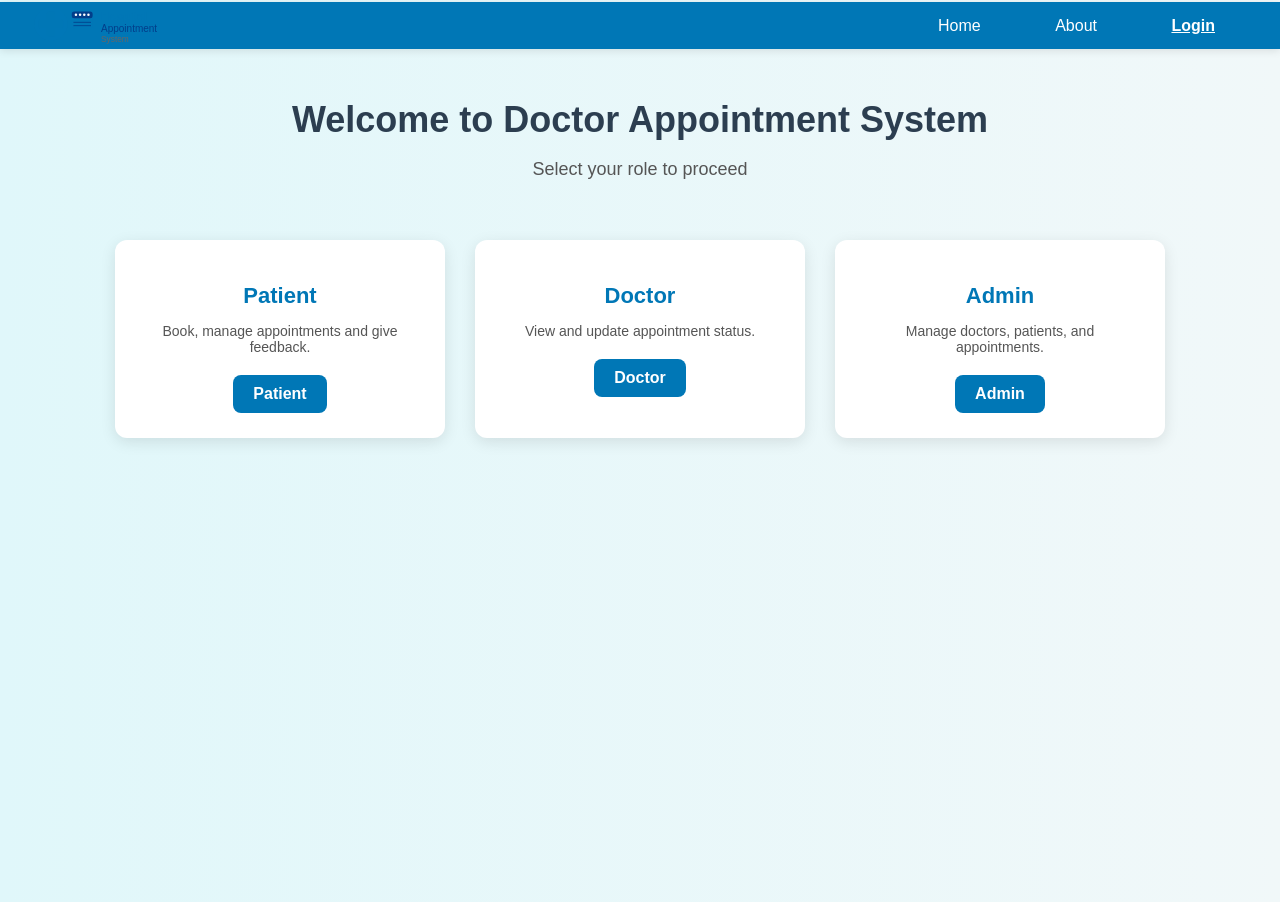
<file: index.html>
<!DOCTYPE html>
<html lang="en">
<head>
  <meta charset="UTF-8">
  <title>Doctor Appointment System</title>
  <link rel="stylesheet" href="css/style1.css">
  <style>
    body {
      margin: 0;
      font-family: 'Segoe UI', sans-serif;
      background: linear-gradient(to right, #e0f7fa, #f1f8f9);
      min-height: 100vh;
    }

    .navbar {
      display: flex;
      justify-content: space-between;
      align-items: center;
      background-color: #0077b6;
      padding: 10px 30px;
      box-shadow: 0 2px 8px rgba(0,0,0,0.1);
    }

    .logo img {
      height: 50px;
    }

    .menu a {
      color: white;
      text-decoration: none;
      margin: 0 15px;
      font-size: 16px;
      transition: 0.3s;
    }

    .menu a:hover,
    .menu a.active {
      text-decoration: underline;
      font-weight: bold;
    }

    .header {
      text-align: center;
      margin: 50px 20px 30px;
    }

    .header h1 {
      color: #2c3e50;
      font-size: 36px;
      margin-bottom: 10px;
    }

    .header p {
      font-size: 18px;
      color: #555;
    }

    .role-cards {
      display: flex;
      justify-content: center;
      flex-wrap: wrap;
      gap: 30px;
      padding: 30px 20px 60px;
    }

    .card {
      background: #ffffff;
      border-radius: 12px;
      box-shadow: 0 4px 15px rgba(0, 0, 0, 0.1);
      width: 280px;
      padding: 25px;
      text-align: center;
      transition: transform 0.3s ease;
    }

    .card:hover {
      transform: translateY(-5px);
    }

    .card h2 {
      color: #0077b6;
      font-size: 22px;
      margin-bottom: 10px;
    }

    .card p {
      font-size: 14px;
      color: #555;
      margin-bottom: 20px;
    }

    .card a {
      display: inline-block;
      padding: 10px 20px;
      background: #0077b6;
      color: white;
      border-radius: 8px;
      text-decoration: none;
      font-weight: bold;
      transition: 0.3s;
    }

    .card a:hover {
      background: #023e8a;
    }

    @media screen and (max-width: 768px) {
      .role-cards {
        flex-direction: column;
        align-items: center;
      }

      .navbar {
        flex-direction: column;
        text-align: flex-start;
        gap:10px
      }

      .menu {
        display: flex;
        flex-direction: column;
      }

      .menu a {
        margin: 5px 0;
      }



      .card {
        width: 90%;
      }
    }
  </style>
</head>
<body>

  <!-- Navigation Bar -->
  <nav class="navbar">
    <div class="logo">
      <img src="images/hospital_logo.svg" alt="Hospital Appointment System Logo">
    </div>
    <div class="menu">
      <a href="index.php" >Home</a>
      <a href="about.html">About</a>
      <a href="index.html"class="active" >Login</a>
    </div>
  </nav>

  <!-- Header -->
  <div class="header">
    <h1>Welcome to Doctor Appointment System</h1>
    <p>Select your role to proceed</p>
  </div>

  <!-- Role Cards -->
  <div class="role-cards">
    <!-- Patient Card -->
    <div class="card">
      <h2>Patient</h2>
      <p>Book, manage appointments and give feedback.</p>
      <a href="patient_login.php">Patient</a>
    </div>

    <!-- Doctor Card -->
    <div class="card">
      <h2>Doctor</h2>
      <p>View and update appointment status.</p>
      <a href="doctor/doctor_login.php">Doctor</a>
    </div>

    <!-- Admin Card -->
    <div class="card">
      <h2>Admin</h2>
      <p>Manage doctors, patients, and appointments.</p>
      <a href="admin/admin_login.php">Admin</a>
    </div>
  </div>

</body>
</html>
</file>
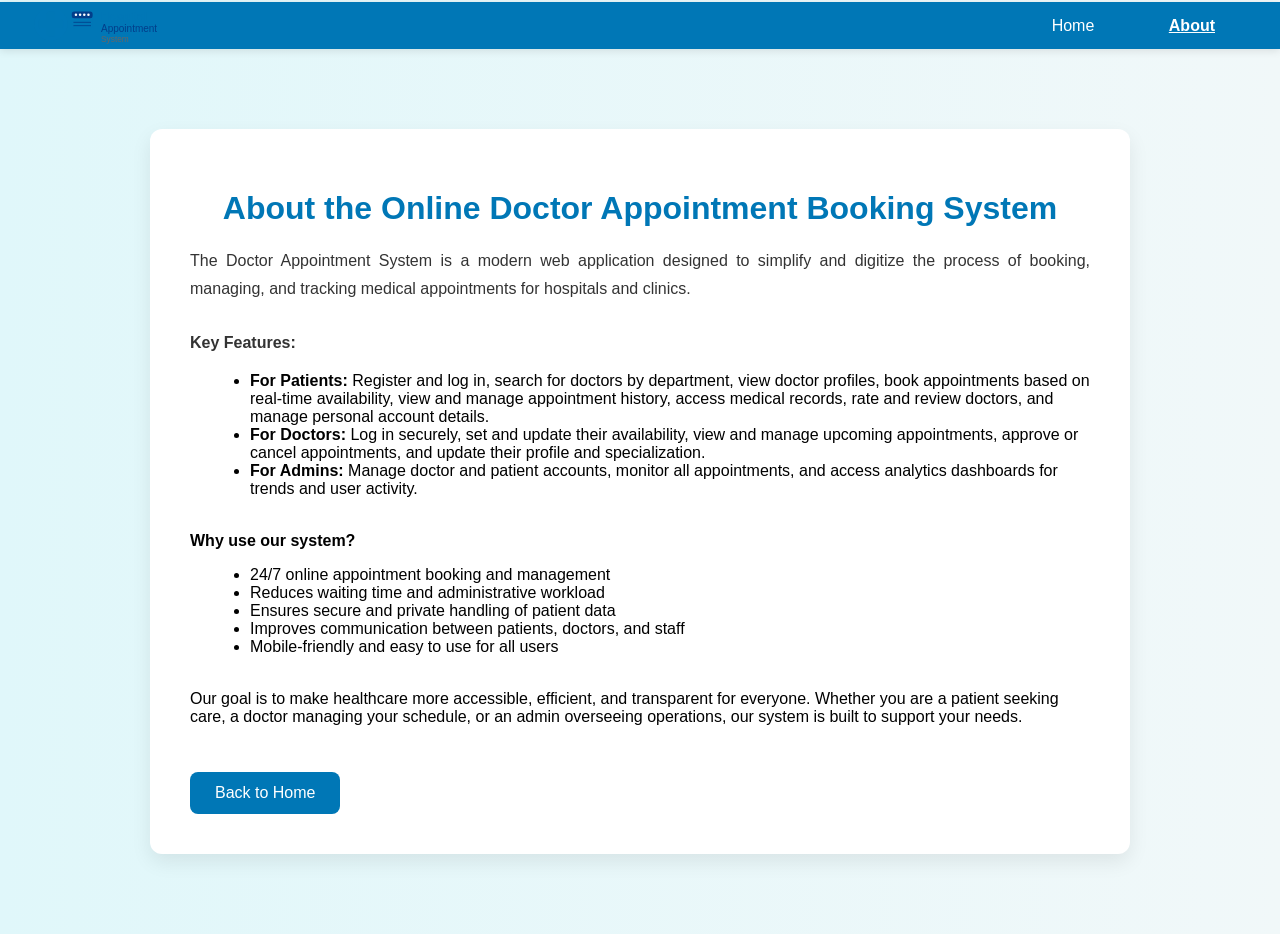
<file: about.html>
<!DOCTYPE html>
<html lang="en">
<head>
  <meta charset="UTF-8">
  <meta name="viewport" content="width=device-width, initial-scale=1.0">
  <title>About Us - Doctor Appointment System</title>
  <link rel="stylesheet" href="css/style1.css">
  <style>
    body {
      margin: 0;
      font-family: 'Segoe UI', sans-serif;
      background: linear-gradient(to right, #e0f7fa, #f1f8f9);
    }

    .navbar {
      display: flex;
      justify-content: space-between;
      align-items: center;
      background-color: #0077b6;
      padding: 10px 30px;
      box-shadow: 0 2px 8px rgba(0,0,0,0.1);
    }

    .logo img {
      height: 50px;
    }

    .menu a {
      color: white;
      text-decoration: none;
      margin: 0 15px;
      font-size: 16px;
      transition: 0.3s;
    }

    .menu a:hover,
    .menu a.active {
      text-decoration: underline;
      font-weight: bold;
    }

    .content {
      max-width: 900px;
      background: white;
      margin: 80px auto;
      padding: 40px;
      border-radius: 12px;
      box-shadow: 0 8px 20px rgba(0, 0, 0, 0.08);
    }

    h1 {
      text-align: center;
      color: #0077b6;
      margin-bottom: 20px;
    }

    p {
      font-size: 16px;
      color: #333;
      text-align: justify;
      line-height: 1.7;
    }

    .btn {
      display: inline-block;
      margin-top: 30px;
      padding: 12px 25px;
      background-color: #0077b6;
      color: #fff;
      border-radius: 8px;
      text-decoration: none;
      transition: 0.3s;
      text-align: center;
    }

    .btn:hover {
      background: #023e8a;
      transform: scale(1.05);
    }

    @media (max-width: 768px) {
      .navbar {
        flex-direction: column;
        align-items: flex-start;
        gap: 10px;
      }

      .menu {
        display: flex;
        flex-direction: column;
      }

      .menu a {
        margin: 5px 0;
      }

      .content {
        margin: 30px 20px;
        padding: 20px;
      }
    }
  </style>
</head>
<body>

<!-- Navigation Bar -->
<nav class="navbar">
  <div class="logo">
    <img src="images/hospital_logo.svg" alt="Hospital Appointment System Logo">
  </div>
  <div class="menu">
    <a href="index.php">Home</a>
    <a href="about.html" class="active">About</a>
    
  </div>
</nav>

<div class="content">
  <h1>About the Online Doctor Appointment Booking System</h1>
  <p>
    The Doctor Appointment System is a modern web application designed to simplify and digitize the process of booking, managing, and tracking medical appointments for hospitals and clinics.<br><br>
    <strong>Key Features:</strong><br>
    <ul style="margin-left:20px;">
      <li><strong>For Patients:</strong> Register and log in, search for doctors by department, view doctor profiles, book appointments based on real-time availability, view and manage appointment history, access medical records, rate and review doctors, and manage personal account details.</li>
      <li><strong>For Doctors:</strong> Log in securely, set and update their availability, view and manage upcoming appointments, approve or cancel appointments, and update their profile and specialization.</li>
      <li><strong>For Admins:</strong> Manage doctor and patient accounts, monitor all appointments, and access analytics dashboards for trends and user activity.</li>
    </ul>
    <br>
    <strong>Why use our system?</strong><br>
    <ul style="margin-left:20px;">
      <li>24/7 online appointment booking and management</li>
      <li>Reduces waiting time and administrative workload</li>
      <li>Ensures secure and private handling of patient data</li>
      <li>Improves communication between patients, doctors, and staff</li>
      <li>Mobile-friendly and easy to use for all users</li>
    </ul>
    <br>
    Our goal is to make healthcare more accessible, efficient, and transparent for everyone. Whether you are a patient seeking care, a doctor managing your schedule, or an admin overseeing operations, our system is built to support your needs.
  </p>
  <a href="index.php" class="btn">Back to Home</a>
</div>

</body>
</html>
</file>
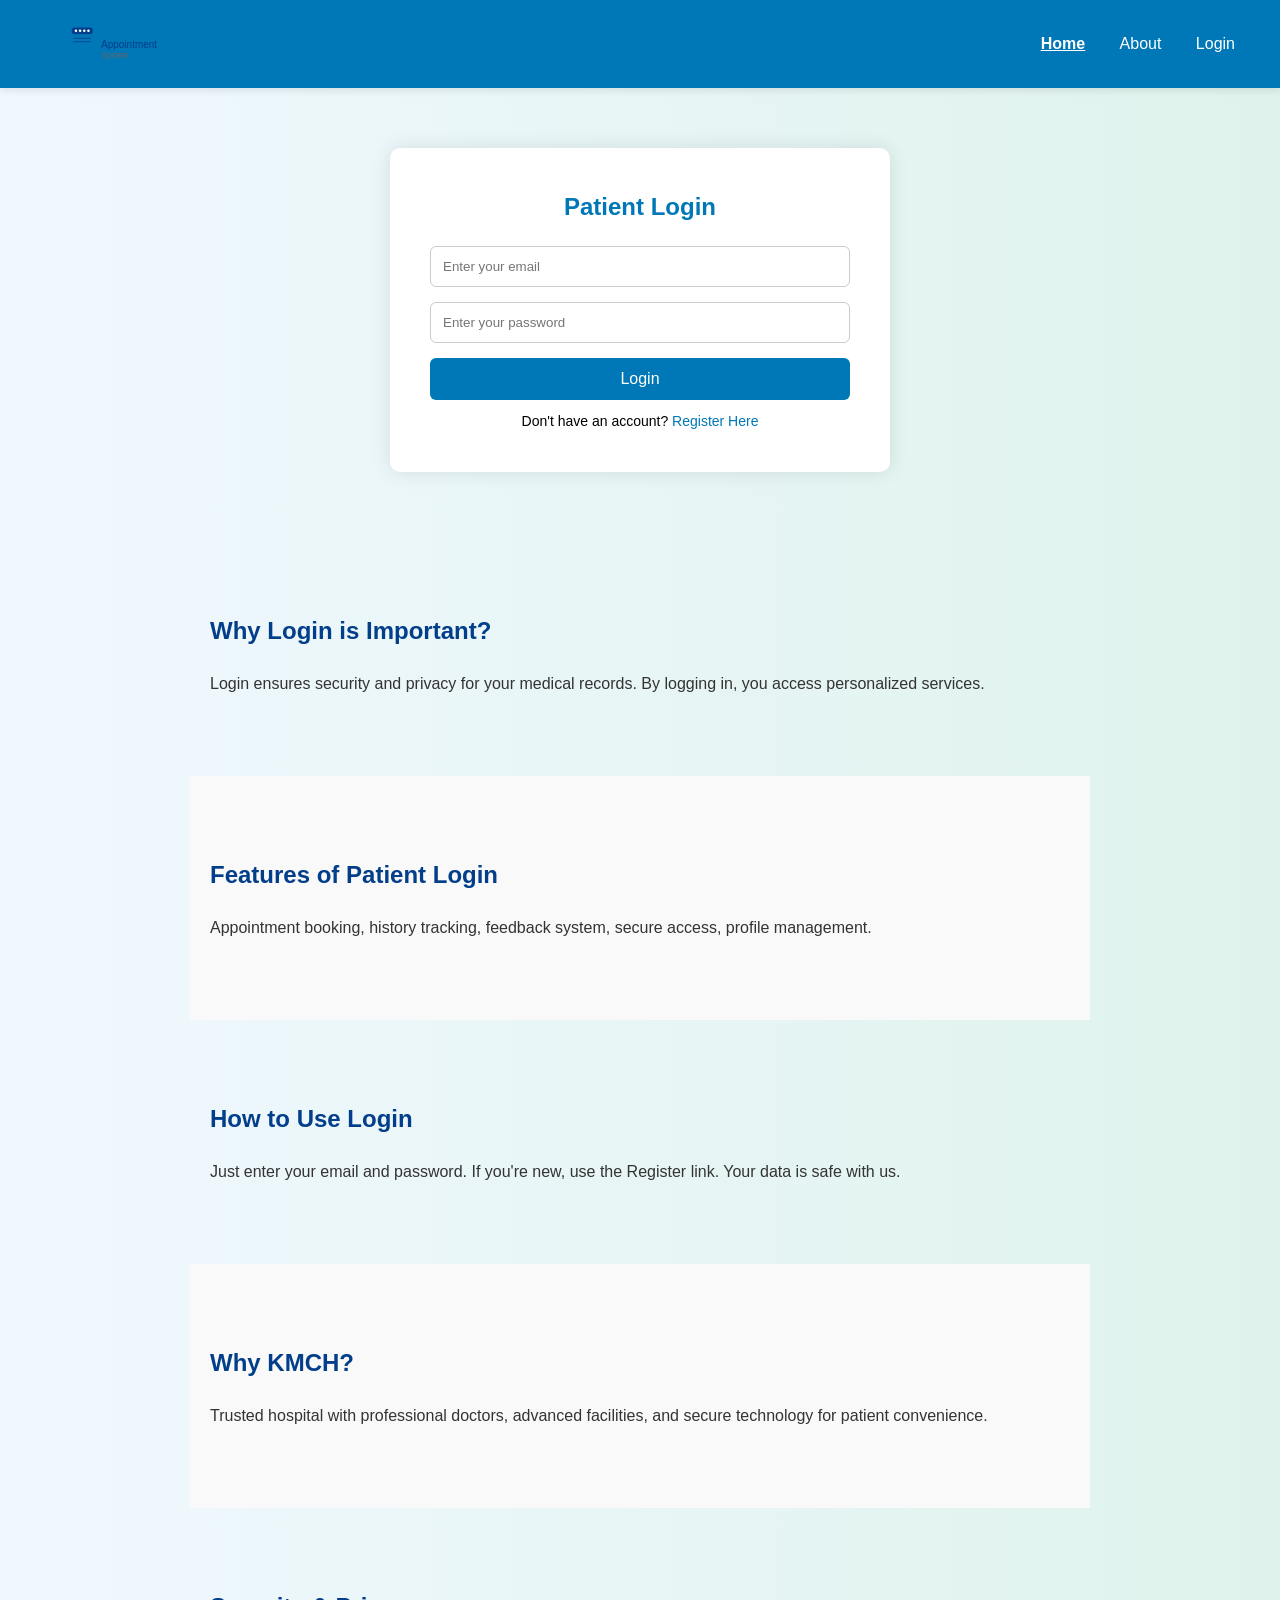
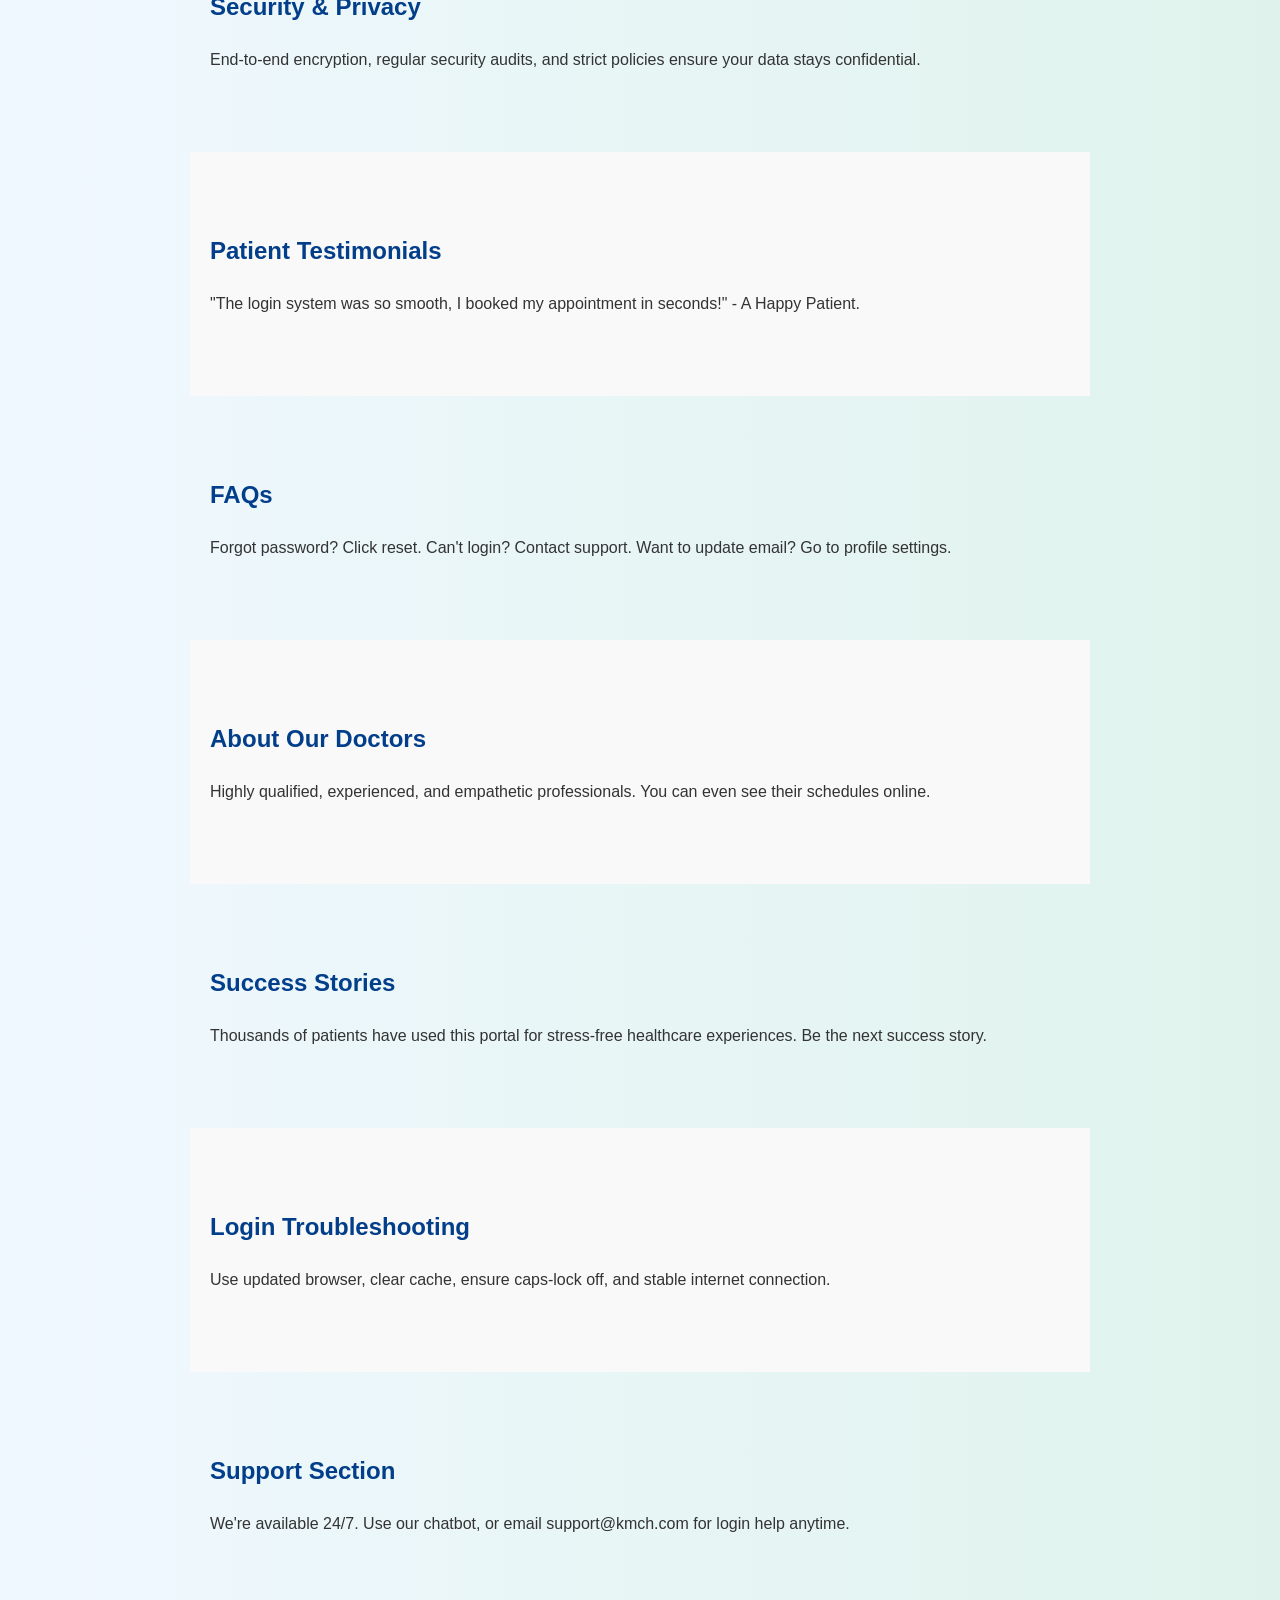
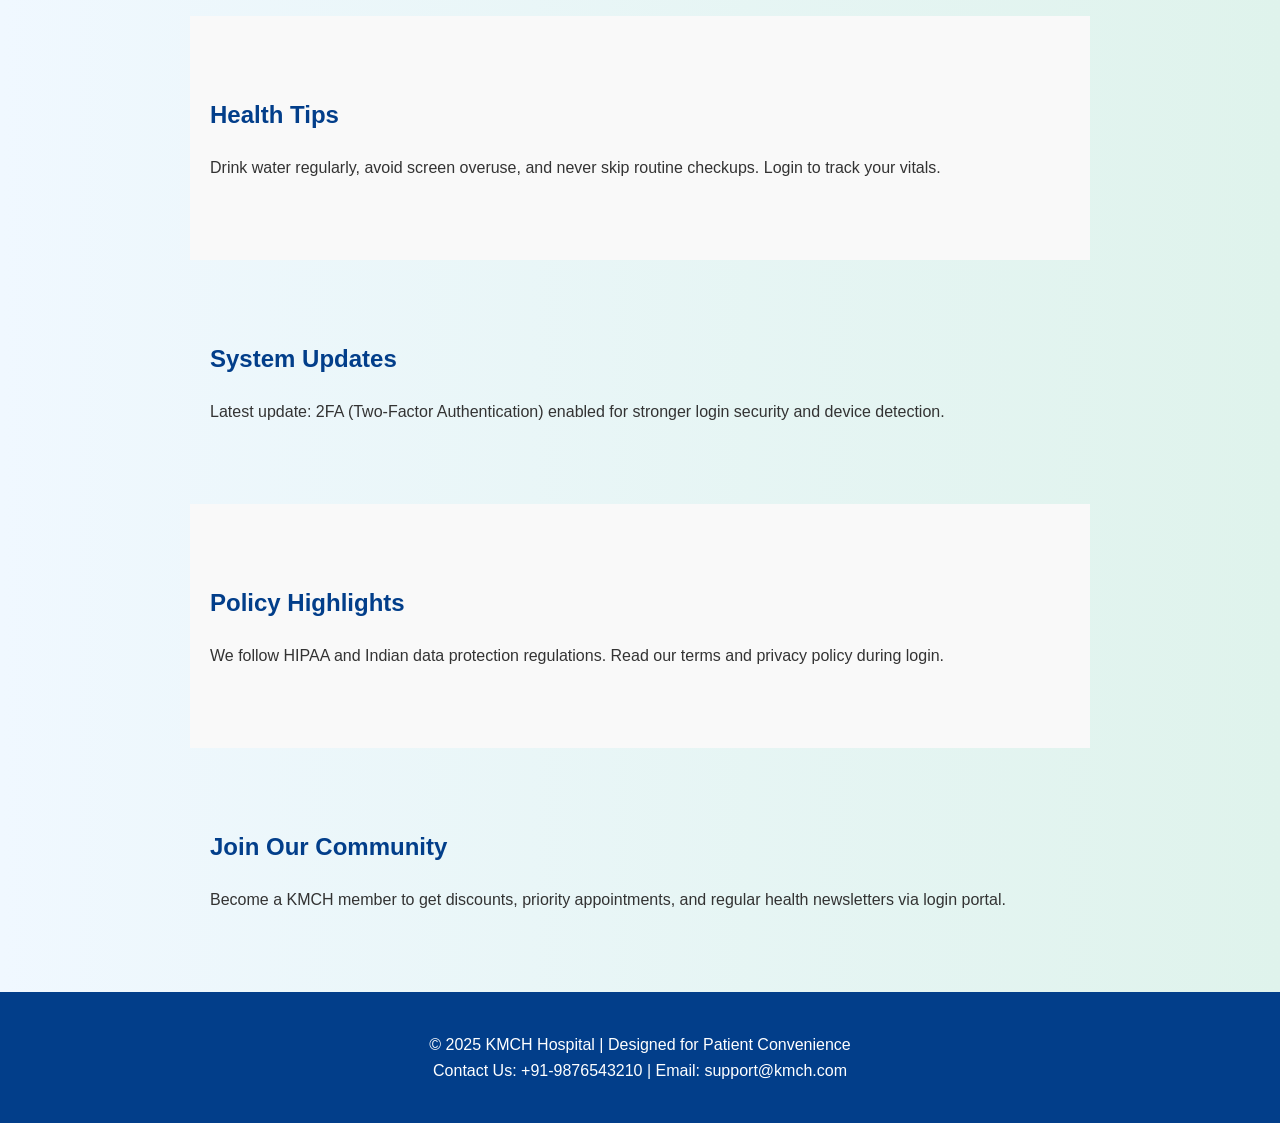
<file: index1.html>
<!DOCTYPE html>
<html lang="en">
<head>
  <meta charset="UTF-8">
  <meta name="viewport" content="width=device-width, initial-scale=1.0">
  <title>Patient Login | KMCH</title>
  <style>
    * { margin: 0; padding: 0; box-sizing: border-box; }
    body {
      font-family: 'Segoe UI', sans-serif;
      background: linear-gradient(to right, #f0f8ff, #dff3ec);
      line-height: 1.6;
    }
    .navbar {
      display: flex;
      justify-content: space-between;
      align-items: center;
      background-color: #0077b6;
      padding: 15px 30px;
      box-shadow: 0 2px 8px rgba(0,0,0,0.1);
      position: sticky;
      top: 0;
      z-index: 999;
    }
    .logo img { height: 50px; }
    .menu a {
      color: white;
      text-decoration: none;
      margin: 0 15px;
      font-size: 16px;
      transition: 0.3s;
    }
    .menu a:hover, .menu a.active {
      text-decoration: underline;
      font-weight: bold;
    }
    .container {
      max-width: 500px;
      margin: 60px auto;
      background-color: #fff;
      padding: 40px;
      border-radius: 10px;
      box-shadow: 0 0 20px rgba(0,0,0,0.1);
    }
    h2 { text-align: center; color: #0077b6; margin-bottom: 20px; }
    form { display: flex; flex-direction: column; }
    input[type="email"], input[type="password"] {
      padding: 12px;
      margin-bottom: 15px;
      border-radius: 6px;
      border: 1px solid #ccc;
    }
    button {
      padding: 12px;
      background-color: #0077b6;
      color: white;
      border: none;
      border-radius: 6px;
      cursor: pointer;
      font-size: 16px;
      transition: 0.3s;
    }
    button:hover { background-color: #023e8a; }
    .error {
      color: red;
      margin-bottom: 15px;
      text-align: center;
      font-size: 14px;
    }
    .register-link {
      text-align: center;
      margin-top: 10px;
      font-size: 14px;
    }
    .register-link a {
      color: #0077b6;
      text-decoration: none;
    }
    .register-link a:hover {
      text-decoration: underline;
    }
    .section {
      padding: 80px 20px;
      max-width: 900px;
      margin: auto;
    }
    .section:nth-child(even) { background-color: #f9f9f9; }
    .section h3 { color: #023e8a; margin-bottom: 20px; font-size: 24px; }
    .section p { font-size: 16px; color: #333; }
    footer {
      background-color: #023e8a;
      color: white;
      padding: 40px 20px;
      text-align: center;
    }
  </style>
</head>
<body>
  <nav class="navbar">
    <div class="logo">
      <img src="images/hospital_logo.svg" alt="Hospital Appointment System Logo">
    </div>
    <div class="menu">
      <a href="index.php" class="active">Home</a>
      <a href="about.html">About</a>
      <a href="index.html">Login</a>
    </div>
  </nav>

  <div class="container">
    <h2>Patient Login</h2>
    <form action="#" method="POST">
      <input type="email" name="email" placeholder="Enter your email" required>
      <input type="password" name="password" placeholder="Enter your password" required>
      <button type="submit">Login</button>
    </form>
    <div class="register-link">Don't have an account? <a href="register.php">Register Here</a></div>
  </div>

  <!-- 15 Scrollable Informational Sections -->
  <div class="section"><h3>Why Login is Important?</h3><p>Login ensures security and privacy for your medical records. By logging in, you access personalized services.</p></div>
  <div class="section"><h3>Features of Patient Login</h3><p>Appointment booking, history tracking, feedback system, secure access, profile management.</p></div>
  <div class="section"><h3>How to Use Login</h3><p>Just enter your email and password. If you're new, use the Register link. Your data is safe with us.</p></div>
  <div class="section"><h3>Why KMCH?</h3><p>Trusted hospital with professional doctors, advanced facilities, and secure technology for patient convenience.</p></div>
  <div class="section"><h3>Security & Privacy</h3><p>End-to-end encryption, regular security audits, and strict policies ensure your data stays confidential.</p></div>
  <div class="section"><h3>Patient Testimonials</h3><p>"The login system was so smooth, I booked my appointment in seconds!" - A Happy Patient.</p></div>
  <div class="section"><h3>FAQs</h3><p>Forgot password? Click reset. Can't login? Contact support. Want to update email? Go to profile settings.</p></div>
  <div class="section"><h3>About Our Doctors</h3><p>Highly qualified, experienced, and empathetic professionals. You can even see their schedules online.</p></div>
  <div class="section"><h3>Success Stories</h3><p>Thousands of patients have used this portal for stress-free healthcare experiences. Be the next success story.</p></div>
  <div class="section"><h3>Login Troubleshooting</h3><p>Use updated browser, clear cache, ensure caps-lock off, and stable internet connection.</p></div>
  <div class="section"><h3>Support Section</h3><p>We're available 24/7. Use our chatbot, or email support@kmch.com for login help anytime.</p></div>
  <div class="section"><h3>Health Tips</h3><p>Drink water regularly, avoid screen overuse, and never skip routine checkups. Login to track your vitals.</p></div>
  <div class="section"><h3>System Updates</h3><p>Latest update: 2FA (Two-Factor Authentication) enabled for stronger login security and device detection.</p></div>
  <div class="section"><h3>Policy Highlights</h3><p>We follow HIPAA and Indian data protection regulations. Read our terms and privacy policy during login.</p></div>
  <div class="section"><h3>Join Our Community</h3><p>Become a KMCH member to get discounts, priority appointments, and regular health newsletters via login portal.</p></div>

  <footer>
    <p>&copy; 2025 KMCH Hospital | Designed for Patient Convenience</p>
    <p>Contact Us: +91-9876543210 | Email: support@kmch.com</p>
  </footer>
</body>
</html>
</file>
<file: css/style1.css>
body {
    font-family: Arial, sans-serif;
    background: #f2f2f2;
    margin: 0;
    padding: 0;
}

.navbar {
    background: #e8e2e2;
    color: white;
    padding: 7px 5px;
    margin-top: 2px;
    height: 27px;
    display: flex;
    justify-content: space-between;
    align-items: center;
}

.navbar a {
    color: rgb(18, 17, 17);
    text-decoration: none;
    padding: 14px 20px;
    font-size: 18px;
    transition: 0.3s;
    position: relative;
}

.navbar a:hover {
    background: #57cb53;
    border-radius: 5px;
}



.logo img {
    height: 50px;
}

.menu a {
    color: white;
    margin-left: 20px;
    text-decoration: none;
}

.menu a.active {
    text-decoration: underline;
}

.login-box {
    background: white;
    padding: 30px;
    margin: 80px auto;
    border-radius: 10px;
    box-shadow: 0 10px 25px rgba(0,0,0,0.2);
    width: 350px;
    text-align: center;
}

h2 {
    color: #333;
    margin-bottom: 20px;
}

input[type="email"],
input[type="password"] {
    width: 100%;
    padding: 12px;
    margin-bottom: 15px;
    border: 1px solid #ccc;
    border-radius: 6px;
}

button {
    width: 100%;
    padding: 12px;
    background: #4CAF50;
    color: white;
    border: none;
    border-radius: 6px;
    font-size: 16px;
    cursor: pointer;
}

.error {
    color: red;
    margin-bottom: 15px;
}
</file>
